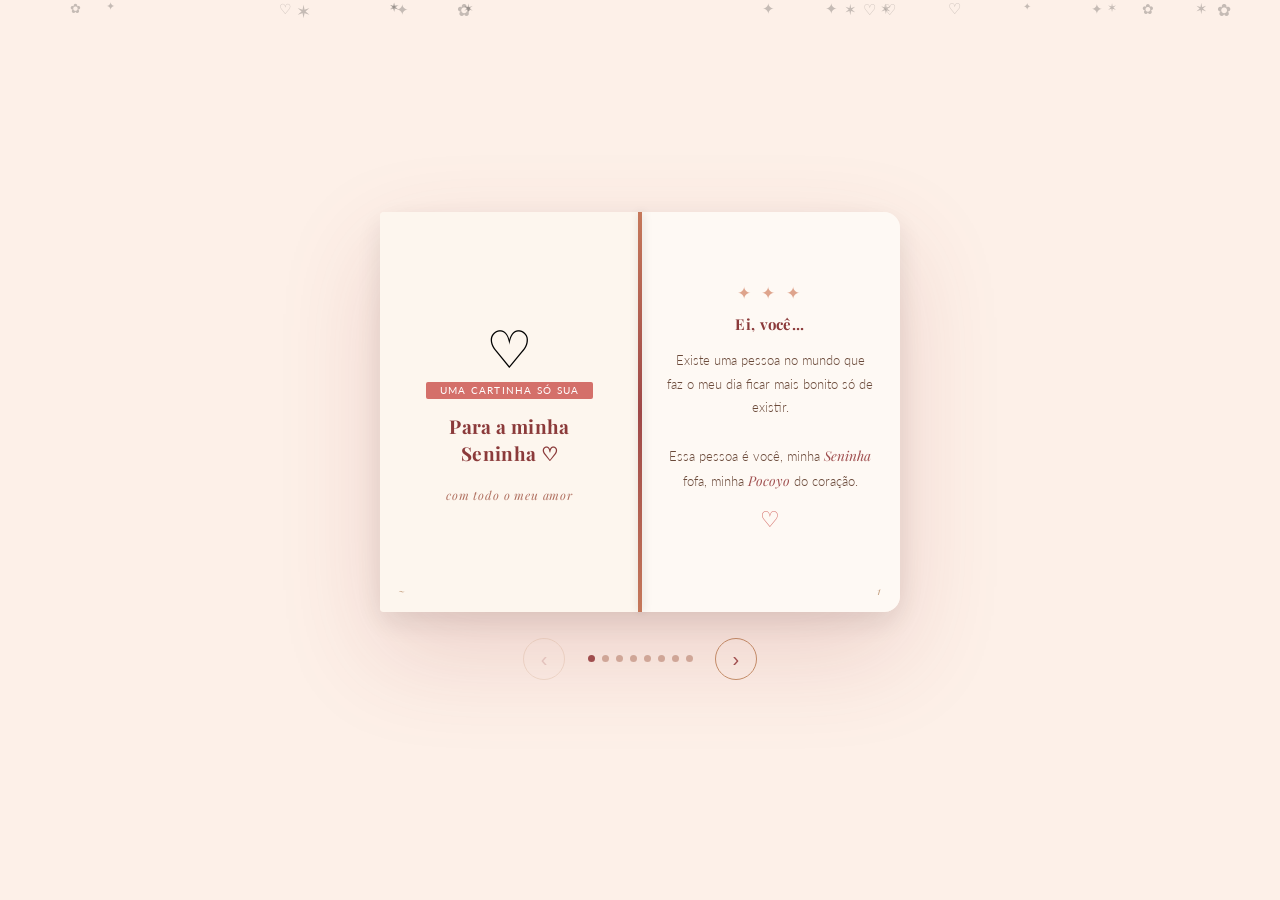
<file: index.html>
<!DOCTYPE html>
<html lang="pt-BR">
<head>
  <meta charset="UTF-8" />
  <meta name="viewport" content="width=device-width, initial-scale=1.0" />
  <title>Uma cartinha só sua ♡</title>
  <link rel="preconnect" href="https://fonts.googleapis.com" />
  <link href="https://fonts.googleapis.com/css2?family=Playfair+Display:ital,wght@0,400;0,700;1,400&family=Lato:wght@300;400&display=swap" rel="stylesheet" />
  <link rel="stylesheet" href="style.css">
</head>
<body>

<div class="petals-bg" id="petals"></div>

<div class="scene">
  <div class="book-wrapper">
    <div class="book">
      <div class="page page-left"  id="pL"></div>
      <div class="spine"></div>
      <div class="page page-right" id="pR"></div>
    </div>
  </div>

  <div class="nav">
    <button class="nav-btn" id="btnPrev" onclick="go(-1)" disabled>&#8249;</button>
    <div class="dots" id="dots"></div>
    <button class="nav-btn" id="btnNext" onclick="go(1)">&#8250;</button>
  </div>
</div>
<script src="script.js"></script>
</body>
</html>
</file>
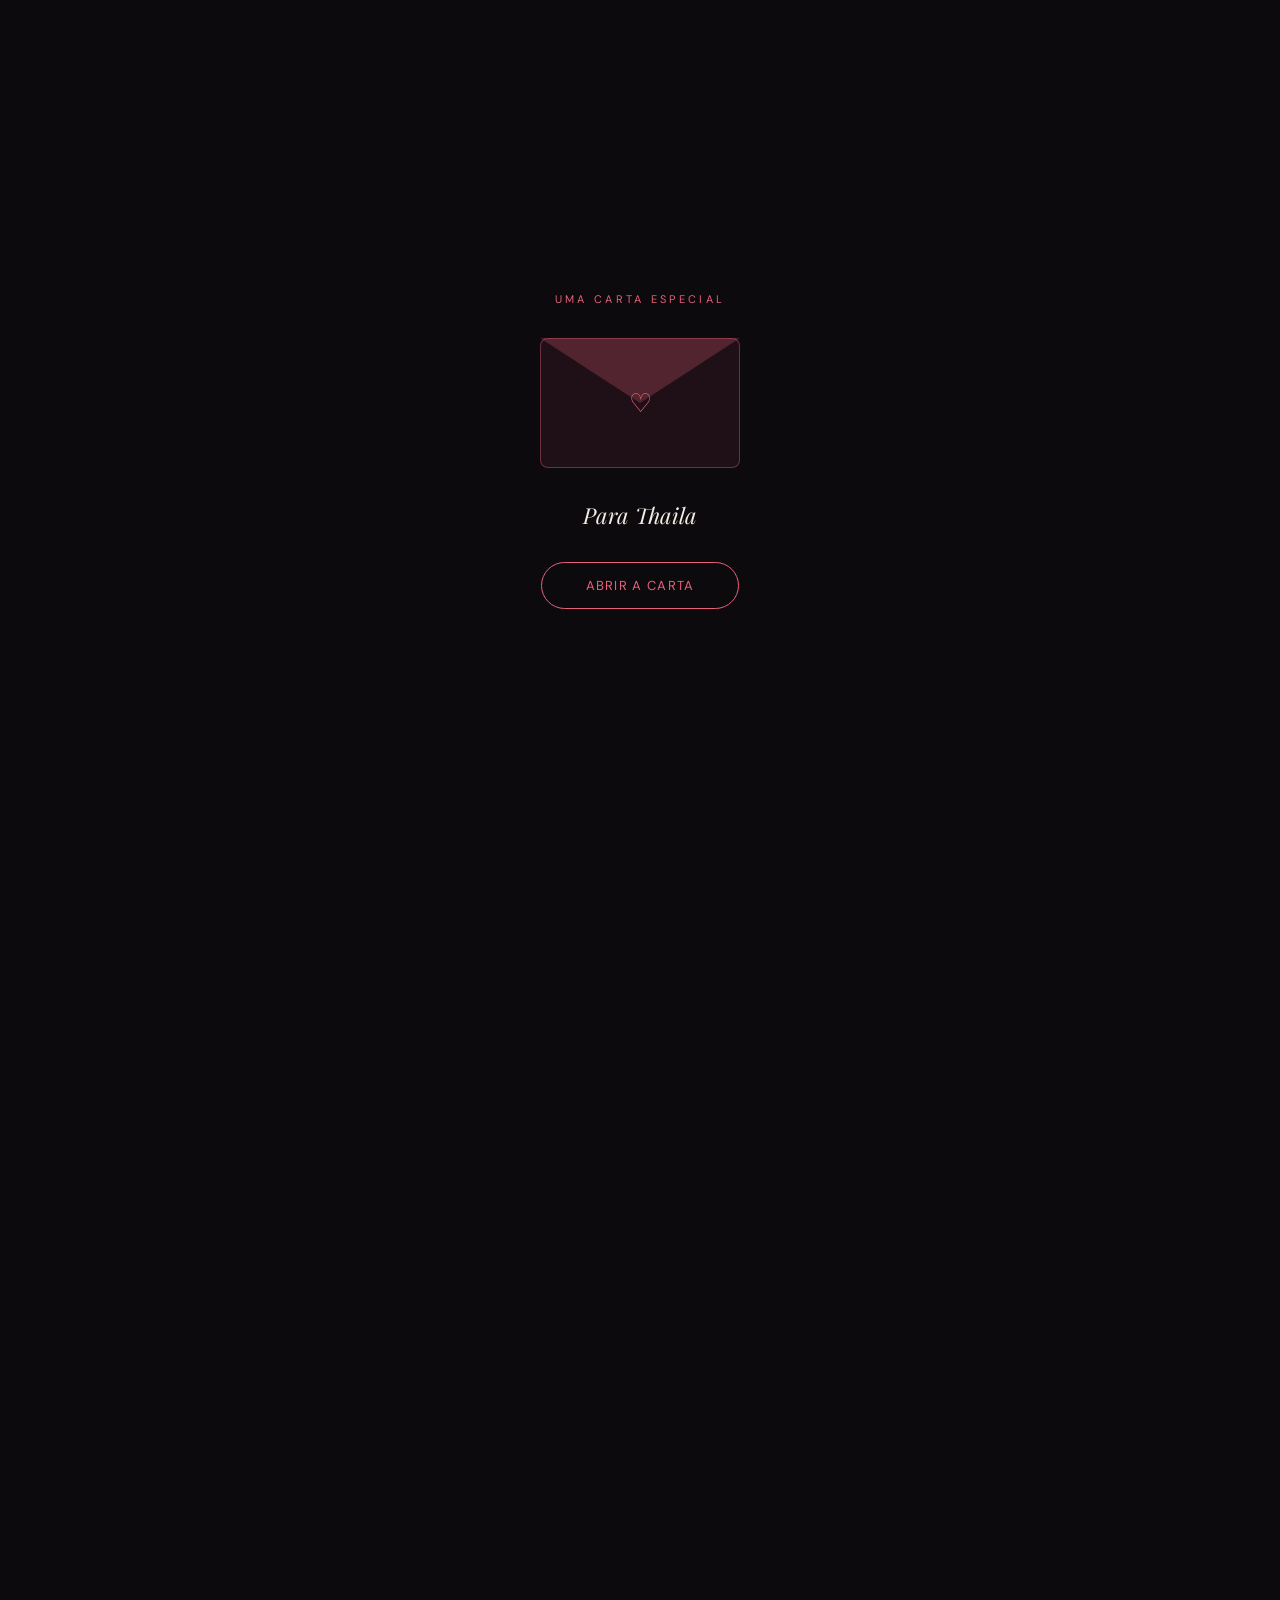
<file: carta.html>
<!DOCTYPE html>
<html lang="pt-BR">
<head>
  <meta charset="UTF-8" />
  <meta name="viewport" content="width=device-width, initial-scale=1.0" />
  <title>Uma carta pra você ♡</title>
  <link rel="preconnect" href="https://fonts.googleapis.com" />
  <link href="https://fonts.googleapis.com/css2?family=Playfair+Display:ital,wght@0,400;0,700;1,400;1,700&family=DM+Sans:wght@200;300;400&display=swap" rel="stylesheet" />
  <style>
    :root {
      --bg: #0d0a0e;
      --rose: #e8607a;
      --rose2: #f0a0b0;
      --gold: #d4a55a;
      --cream: #f5ede4;
      --muted: #8a7070;
      --card: rgba(255,255,255,0.04);
      --border: rgba(232,96,122,0.18);
    }

    *, *::before, *::after { box-sizing: border-box; margin: 0; padding: 0; }

    body {
      min-height: 100vh;
      background: var(--bg);
      font-family: 'DM Sans', sans-serif;
      overflow-x: hidden;
      color: var(--cream);
    }

    .bg-glow {
      position: fixed;
      inset: 0;
      pointer-events: none;
      z-index: 0;
    }
    .bg-glow::before {
      content: '';
      position: absolute;
      top: 30%;
      left: 50%;
      transform: translateX(-50%);
      width: 600px;
      height: 600px;
      background: radial-gradient(circle, rgba(232,96,122,0.09) 0%, transparent 70%);
      animation: pulse-bg 7s ease-in-out infinite;
    }
    @keyframes pulse-bg {
      0%, 100% { transform: translateX(-50%) scale(1); }
      50% { transform: translateX(-50%) scale(1.2); }
    }

    canvas#petals {
      position: fixed;
      inset: 0;
      z-index: 0;
      pointer-events: none;
    }

    /* ── ENVELOPE INTRO ── */
    #envelope-screen {
      position: fixed;
      inset: 0;
      z-index: 50;
      background: var(--bg);
      display: flex;
      flex-direction: column;
      align-items: center;
      justify-content: center;
      gap: 2rem;
      transition: opacity 1s ease, visibility 1s ease;
    }
    #envelope-screen.hide { opacity: 0; visibility: hidden; }

    .env-label {
      font-size: 11px;
      letter-spacing: 0.3em;
      text-transform: uppercase;
      color: var(--rose);
      opacity: 0;
      animation: fadein 1s 0.5s forwards;
    }

    .envelope {
      position: relative;
      width: 200px;
      height: 130px;
      cursor: pointer;
      opacity: 0;
      animation: fadein 1s 0.9s forwards;
    }

    .env-body {
      width: 200px;
      height: 130px;
      background: rgba(232,96,122,0.08);
      border: 1.5px solid rgba(232,96,122,0.4);
      border-radius: 8px;
      position: absolute;
      bottom: 0;
    }

    .env-flap {
      position: absolute;
      top: 0;
      left: 0;
      width: 200px;
      height: 65px;
      overflow: hidden;
      transform-origin: top center;
      transition: transform 0.6s cubic-bezier(0.4,0,0.2,1);
      z-index: 2;
    }
    .env-flap-inner {
      width: 0;
      height: 0;
      border-left: 100px solid transparent;
      border-right: 100px solid transparent;
      border-top: 65px solid rgba(232,96,122,0.25);
    }
    .envelope:hover .env-flap { transform: rotateX(-180deg); }

    .env-heart {
      position: absolute;
      top: 50%;
      left: 50%;
      transform: translate(-50%, -50%);
      font-size: 26px;
      color: var(--rose);
      animation: heartbeat 2.4s ease-in-out infinite;
      z-index: 1;
    }

    .env-to {
      font-family: 'Playfair Display', serif;
      font-style: italic;
      font-size: 22px;
      color: var(--cream);
      opacity: 0;
      animation: fadein 1s 1.3s forwards;
    }

    .env-btn {
      padding: 14px 44px;
      border: 1px solid var(--rose);
      background: transparent;
      color: var(--rose);
      border-radius: 50px;
      cursor: pointer;
      font-family: 'DM Sans', sans-serif;
      font-size: 13px;
      letter-spacing: 0.1em;
      text-transform: uppercase;
      transition: all 0.3s ease;
      opacity: 0;
      animation: fadein 1s 1.7s forwards;
    }
    .env-btn:hover {
      background: var(--rose);
      color: var(--bg);
    }

    @keyframes heartbeat {
      0%, 100% { transform: translate(-50%,-50%) scale(1); }
      15% { transform: translate(-50%,-50%) scale(1.22); }
      30% { transform: translate(-50%,-50%) scale(1); }
      45% { transform: translate(-50%,-50%) scale(1.12); }
      60% { transform: translate(-50%,-50%) scale(1); }
    }
    @keyframes fadein {
      to { opacity: 1; }
    }

    /* ── LETTER PAGE ── */
    #letter-page {
      position: relative;
      z-index: 1;
      opacity: 0;
      transform: translateY(40px);
      transition: opacity 1.2s ease, transform 1.2s ease;
      padding: 5rem 1.4rem 8rem;
      display: flex;
      flex-direction: column;
      align-items: center;
    }
    #letter-page.show { opacity: 1; transform: translateY(0); }

    /* ── DATE STAMP ── */
    .date-stamp {
      text-align: center;
      margin-bottom: 4rem;
    }
    .date-text {
      font-size: 11px;
      letter-spacing: 0.25em;
      text-transform: uppercase;
      color: rgba(245,237,228,0.3);
    }

    /* ── LETTER CONTAINER ── */
    .letter {
      max-width: 480px;
      width: 100%;
      background: var(--card);
      border: 1px solid var(--border);
      border-radius: 28px;
      padding: 3rem 2.4rem;
      position: relative;
      overflow: hidden;
      margin-bottom: 2rem;
    }
    .letter::before {
      content: '';
      position: absolute;
      top: 0; left: 0; right: 0;
      height: 2px;
      background: linear-gradient(90deg, transparent, var(--rose), var(--gold), var(--rose), transparent);
    }

    .letter-quote {
      position: absolute;
      top: 1.8rem;
      right: 2rem;
      font-family: 'Playfair Display', serif;
      font-size: 80px;
      color: var(--rose);
      opacity: 0.07;
      line-height: 1;
    }

    .letter-salutation {
      font-family: 'Playfair Display', serif;
      font-size: 22px;
      font-style: italic;
      color: var(--rose2);
      margin-bottom: 2rem;
      display: block;
    }

    .letter-para {
      font-size: 15px;
      font-weight: 200;
      line-height: 2.1;
      color: rgba(245,237,228,0.78);
      margin-bottom: 1.6rem;
    }
    .letter-para:last-of-type { margin-bottom: 0; }

    .letter-para em {
      font-family: 'Playfair Display', serif;
      font-style: italic;
      font-size: 17px;
      color: var(--rose2);
    }

    .letter-para strong {
      color: var(--cream);
      font-weight: 400;
    }

    /* animated reveal paragraphs */
    .letter-para {
      opacity: 0;
      transform: translateY(16px);
      transition: opacity 0.8s ease, transform 0.8s ease;
    }
    .letter-para.visible {
      opacity: 1;
      transform: translateY(0);
    }

    .letter-sign {
      margin-top: 2.4rem;
      padding-top: 2rem;
      border-top: 1px solid rgba(232,96,122,0.12);
      text-align: right;
    }
    .letter-sign-name {
      font-family: 'Playfair Display', serif;
      font-size: 20px;
      font-style: italic;
      color: var(--cream);
      display: block;
      margin-bottom: 0.3rem;
    }
    .letter-sign-sub {
      font-size: 12px;
      font-weight: 200;
      color: var(--rose);
      letter-spacing: 0.08em;
    }

    /* ── DIVIDER ── */
    .divider {
      display: flex;
      align-items: center;
      gap: 1rem;
      max-width: 480px;
      width: 100%;
      margin: 1rem 0 2rem;
    }
    .div-line { flex: 1; height: 1px; background: linear-gradient(90deg, transparent, rgba(232,96,122,0.25), transparent); }
    .div-dot { width: 5px; height: 5px; border-radius: 50%; background: var(--rose); opacity: 0.5; }

    /* ── PROMISES ── */
    .promises-section {
      max-width: 480px;
      width: 100%;
      margin-bottom: 2rem;
    }
    .section-eyebrow {
      font-size: 10px;
      letter-spacing: 0.3em;
      text-transform: uppercase;
      color: var(--rose);
      margin-bottom: 1.5rem;
      display: block;
      opacity: 0.7;
    }
    .promise-list {
      display: flex;
      flex-direction: column;
      gap: 0.8rem;
    }
    .promise-item {
      display: flex;
      align-items: flex-start;
      gap: 1rem;
      padding: 1.2rem 1.6rem;
      background: var(--card);
      border: 1px solid var(--border);
      border-radius: 14px;
      transition: border-color 0.3s;
      opacity: 0;
      transform: translateX(-16px);
      transition: opacity 0.6s ease, transform 0.6s ease, border-color 0.3s;
    }
    .promise-item.visible {
      opacity: 1;
      transform: translateX(0);
    }
    .promise-item:hover { border-color: rgba(232,96,122,0.35); }
    .promise-emoji { font-size: 18px; flex-shrink: 0; margin-top: 2px; }
    .promise-text {
      font-size: 14px;
      font-weight: 200;
      line-height: 1.7;
      color: rgba(245,237,228,0.7);
    }
    .promise-text strong {
      color: var(--cream);
      font-weight: 400;
    }

    /* ── CLOSING ── */
    .closing {
      max-width: 480px;
      width: 100%;
      text-align: center;
      padding: 3rem 2rem;
      background: linear-gradient(135deg, rgba(232,96,122,0.07), rgba(212,165,90,0.04));
      border: 1px solid rgba(232,96,122,0.2);
      border-radius: 28px;
      position: relative;
      overflow: hidden;
    }
    .closing::before {
      content: '';
      position: absolute;
      top: 0; left: 0; right: 0;
      height: 2px;
      background: linear-gradient(90deg, transparent, var(--gold), var(--rose), var(--gold), transparent);
    }
    .closing-heart {
      font-size: 36px;
      display: block;
      margin-bottom: 1.2rem;
      animation: heartbeat 2.4s ease-in-out infinite;
      color: var(--rose);
    }
    .closing-title {
      font-family: 'Playfair Display', serif;
      font-size: 28px;
      font-style: italic;
      font-weight: 400;
      color: var(--cream);
      margin-bottom: 1rem;
      line-height: 1.3;
    }
    .closing-sub {
      font-size: 13px;
      font-weight: 200;
      color: rgba(245,237,228,0.45);
      line-height: 2;
      margin-bottom: 2rem;
    }

    .back-link {
      display: inline-block;
      font-size: 12px;
      letter-spacing: 0.1em;
      text-transform: uppercase;
      color: var(--muted);
      text-decoration: none;
      border: 1px solid rgba(138,112,112,0.3);
      padding: 10px 24px;
      border-radius: 30px;
      transition: all 0.3s;
    }
    .back-link:hover { color: var(--rose); border-color: rgba(232,96,122,0.4); }
  </style>
</head>
<body>

<div class="bg-glow"></div>
<canvas id="petals"></canvas>

<!-- ENVELOPE SCREEN -->
<div id="envelope-screen">
  <span class="env-label">uma carta especial</span>
  <div class="envelope" onclick="openLetter()">
    <div class="env-flap"><div class="env-flap-inner"></div></div>
    <div class="env-body"></div>
    <span class="env-heart">♡</span>
  </div>
  <span class="env-to">Para Thaila</span>
  <button class="env-btn" onclick="openLetter()">Abrir a carta</button>
</div>

<!-- LETTER PAGE -->
<div id="letter-page">

  <div class="date-stamp">
    <span class="date-text" id="dateStamp"></span>
  </div>

  <div class="letter">
    <span class="letter-quote">❝</span>

    <span class="letter-salutation">Minha Preta,</span>

    <p class="letter-para">
      Eu sei que às vezes é mais fácil não falar. Guardar. Achar que você já sabe, que não precisa ouvir de novo. Mas eu quero te dizer, de propósito, com calma, do jeito certo que eu te amo.
    </p>

    <p class="letter-para">
      Não é só uma palavra que eu digo porque é o que se diz. É uma escolha que eu faço todo dia. <em>Te escolho quando estou bem. Te escolho quando tô perdido. Te escolho mesmo quando eu não sei expressar direito o que sinto.</em>
    </p>

    <p class="letter-para">
      Você me conhece de um jeito que assusta às vezes. Sabe quando eu to bem antes de eu falar. Sabe quando eu to mentindo pra mim mesmo. E mesmo assim, fica. <strong>Isso não é pouca coisa. Isso é tudo.</strong>
    </p>

    <p class="letter-para">
      Eu quero crescer com você. Não só crescer perto, mas crescer junto do mesmo lado, olhando pro mesmo lugar, construindo uma vida que faça sentido pra nós dois.
    </p>

    <p class="letter-para">
      Quero que você saiba que eu levo a gente a sério. Que Deus tá no centro disso aqui. Que cada dia eu quero ser mais digno do amor que você me dá.
    </p>

    <p class="letter-para">
      <em>Seninha, Amor, Minha Preta</em> não importa como eu te chame, o que não muda é o que sinto. E o que sinto é que você é a melhor parte da minha vida.
    </p>

    <div class="letter-sign">
      <span class="letter-sign-name">com todo o amor que tenho</span>
      <span class="letter-sign-sub">sempre seu ♡</span>
    </div>
  </div>

  <div class="divider">
    <div class="div-line"></div>
    <div class="div-dot"></div>
    <div class="div-line"></div>
  </div>

  <!-- PROMISES -->
  <div class="promises-section">
    <span class="section-eyebrow">o que prometo a você</span>
    <div class="promise-list">
      <div class="promise-item">
        <span class="promise-emoji">🤲</span>
        <p class="promise-text"><strong>Colocar Deus no centro</strong> — de mim, da gente, de tudo que a gente for construir.</p>
      </div>
      <div class="promise-item">
        <span class="promise-emoji">💬</span>
        <p class="promise-text"><strong>Conversar de verdade</strong> — dizer o que sinto mesmo quando for difícil, sem guardar.</p>
      </div>
      <div class="promise-item">
        <span class="promise-emoji">🌱</span>
        <p class="promise-text"><strong>Crescer todo dia</strong> — por mim primeiro, e porque você merece alguém que evolui.</p>
      </div>
      <div class="promise-item">
        <span class="promise-emoji">🛡️</span>
        <p class="promise-text"><strong>Te respeitar sempre</strong> — nos momentos bons, nos difíceis, na frente de todo mundo.</p>
      </div>
      <div class="promise-item">
        <span class="promise-emoji">✋</span>
        <p class="promise-text"><strong>Reconhecer quando errar</strong> — sem orgulho maior do que o amor que tenho por você.</p>
      </div>
      <div class="promise-item">
        <span class="promise-emoji">🏡</span>
        <p class="promise-text"><strong>Construir um futuro</strong> — que a gente possa olhar pra trás e dizer: valeu cada detalhe.</p>
      </div>
    </div>
  </div>

  <div class="divider">
    <div class="div-line"></div>
    <div class="div-dot"></div>
    <div class="div-line"></div>
  </div>

  <!-- CLOSING -->
  <div class="closing">
    <span class="closing-heart">♡</span>
    <p class="closing-title">Você é o amor<br>da minha vida</p>
    <p class="closing-sub">E eu vou fazer questão de que você<br>nunca precise duvidar disso.</p>
  </div>

  <br><br>
  <a href="surpresa.html" class="back-link">← voltar</a>

</div>

<script>
  // DATE
  const d = new Date();
  const months = ['janeiro','fevereiro','março','abril','maio','junho','julho','agosto','setembro','outubro','novembro','dezembro'];
  document.getElementById('dateStamp').textContent = `${d.getDate()} de ${months[d.getMonth()]} de ${d.getFullYear()}`;

  // PETALS CANVAS
  const canvas = document.getElementById('petals');
  const ctx = canvas.getContext('2d');
  let W, H, petals = [];

  function resize() { W = canvas.width = window.innerWidth; H = canvas.height = window.innerHeight; }

  function mkPetal() {
    return {
      x: Math.random() * W, y: -20,
      r: 2.5 + Math.random() * 4,
      speed: 0.3 + Math.random() * 0.7,
      drift: (Math.random() - 0.5) * 0.5,
      opacity: 0.08 + Math.random() * 0.18,
      angle: Math.random() * Math.PI * 2,
      spin: (Math.random() - 0.5) * 0.015,
      hue: Math.random() > 0.5 ? '#e8607a' : '#d4a55a',
    };
  }

  function drawPetals() {
    ctx.clearRect(0, 0, W, H);
    if (petals.length < 22) petals.push(mkPetal());
    petals.forEach((p, i) => {
      p.y += p.speed; p.x += p.drift; p.angle += p.spin;
      if (p.y > H + 20) petals.splice(i, 1);
      ctx.save();
      ctx.translate(p.x, p.y);
      ctx.rotate(p.angle);
      ctx.globalAlpha = p.opacity;
      ctx.fillStyle = p.hue;
      ctx.beginPath();
      ctx.ellipse(0, 0, p.r, p.r * 1.7, 0, 0, Math.PI * 2);
      ctx.fill();
      ctx.restore();
    });
    requestAnimationFrame(drawPetals);
  }

  resize(); drawPetals();
  window.addEventListener('resize', resize);

  // OPEN LETTER
  function openLetter() {
    document.getElementById('envelope-screen').classList.add('hide');
    setTimeout(() => {
      document.getElementById('letter-page').classList.add('show');
      observeElements();
    }, 700);
  }

  // SCROLL REVEAL
  function observeElements() {
    const els = document.querySelectorAll('.letter-para, .promise-item');
    const observer = new IntersectionObserver((entries) => {
      entries.forEach((e, idx) => {
        if (e.isIntersecting) {
          setTimeout(() => e.target.classList.add('visible'), idx * 80);
          observer.unobserve(e.target);
        }
      });
    }, { threshold: 0.1 });
    els.forEach(el => observer.observe(el));

    // trigger visible ones already in viewport
    setTimeout(() => {
      els.forEach(el => {
        const rect = el.getBoundingClientRect();
        if (rect.top < window.innerHeight) el.classList.add('visible');
      });
    }, 300);
  }
</script>

</body>
</html>
</file>
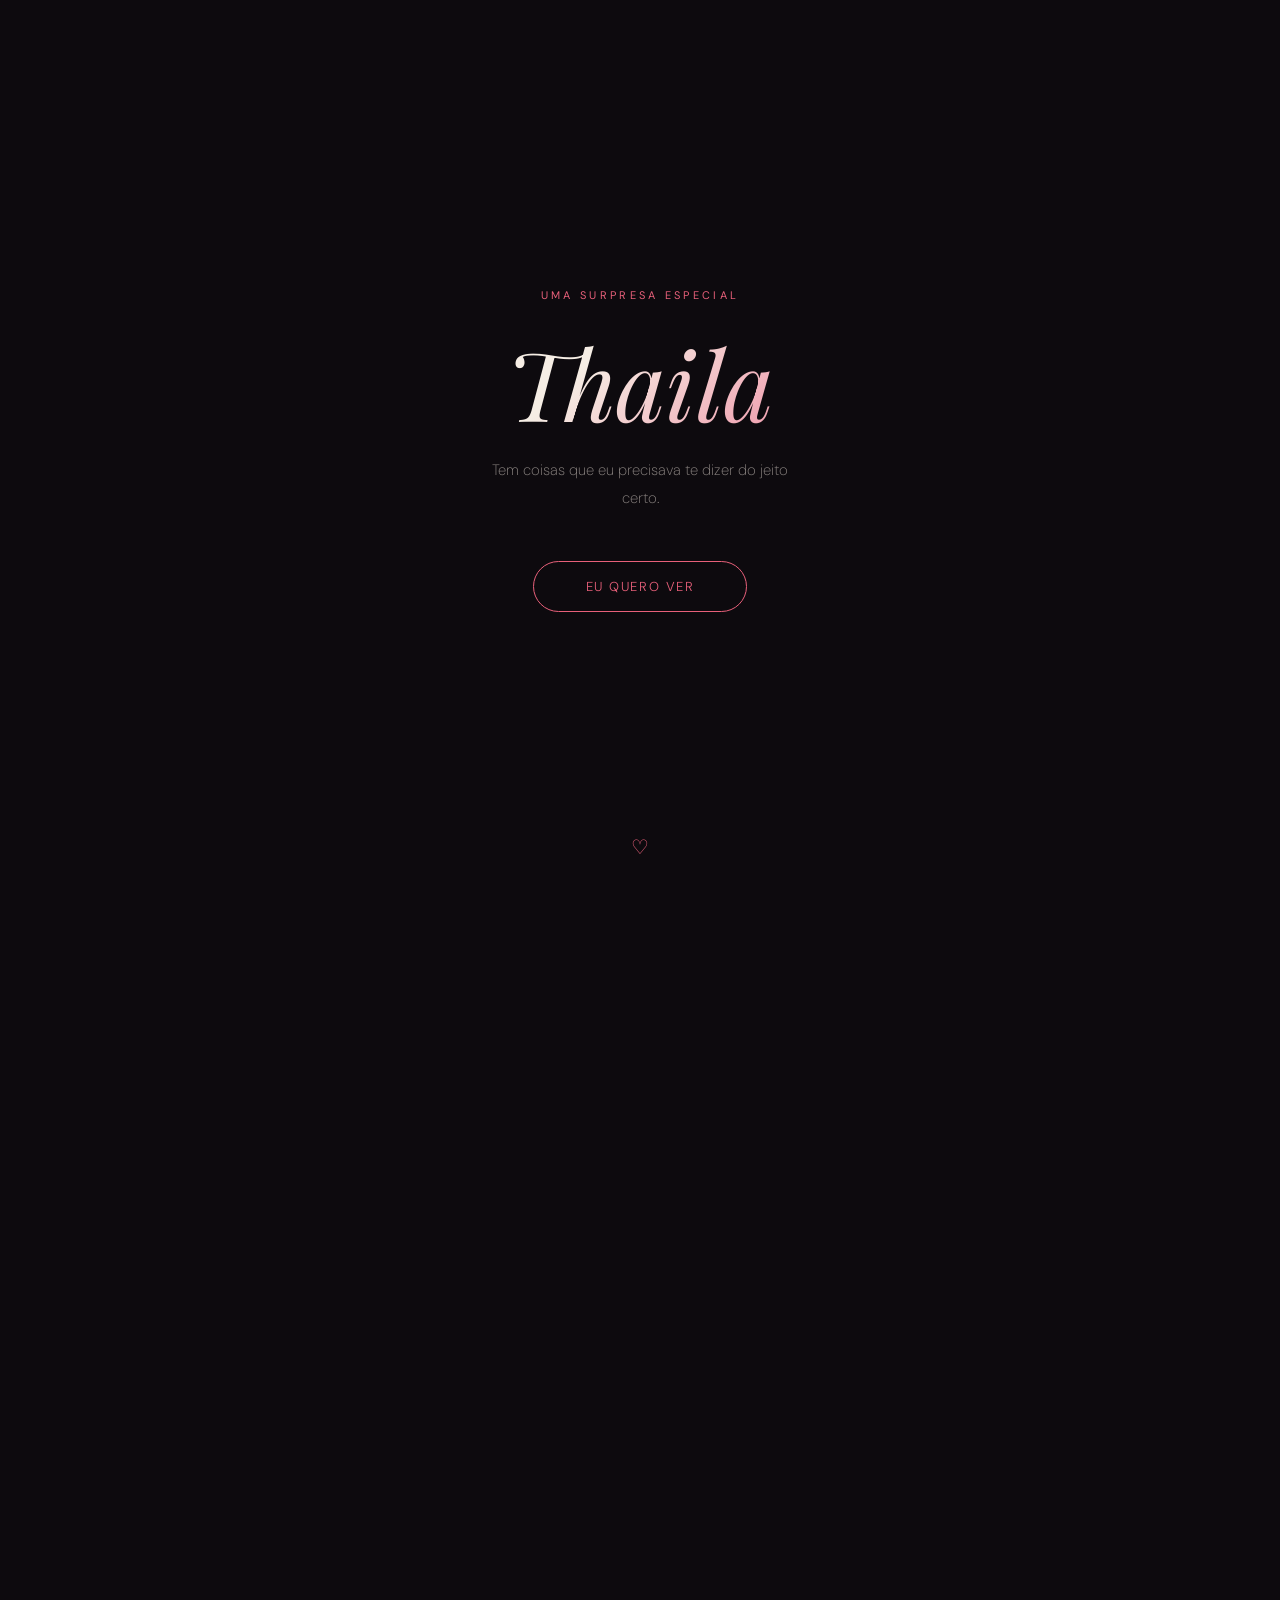
<file: surpresa.html>
<!DOCTYPE html>
<html lang="pt-BR">
<head>
  <meta charset="UTF-8" />
  <meta name="viewport" content="width=device-width, initial-scale=1.0" />
  <title>Só pra você ♡</title>
  <link rel="preconnect" href="https://fonts.googleapis.com" />
  <link href="https://fonts.googleapis.com/css2?family=Playfair+Display:ital,wght@0,400;0,700;1,400;1,700&family=DM+Sans:wght@200;300;400&display=swap" rel="stylesheet" />
  <style>
    :root {
      --bg: #0d0a0e;
      --rose: #e8607a;
      --rose2: #f0a0b0;
      --gold: #d4a55a;
      --cream: #f5ede4;
      --muted: #8a7070;
      --card: rgba(255,255,255,0.04);
      --border: rgba(232,96,122,0.18);
    }

    *, *::before, *::after { box-sizing: border-box; margin: 0; padding: 0; }

    body {
      min-height: 100vh;
      background: var(--bg);
      font-family: 'DM Sans', sans-serif;
      overflow-x: hidden;
      color: var(--cream);
    }

    /* ── BACKGROUND ── */
    .bg-glow {
      position: fixed;
      inset: 0;
      pointer-events: none;
      z-index: 0;
      overflow: hidden;
    }
    .bg-glow::before {
      content: '';
      position: absolute;
      top: -20%;
      left: 50%;
      transform: translateX(-50%);
      width: 700px;
      height: 700px;
      background: radial-gradient(circle, rgba(232,96,122,0.12) 0%, transparent 70%);
      animation: pulse-bg 6s ease-in-out infinite;
    }
    .bg-glow::after {
      content: '';
      position: absolute;
      bottom: -10%;
      right: -10%;
      width: 500px;
      height: 500px;
      background: radial-gradient(circle, rgba(212,165,90,0.07) 0%, transparent 70%);
    }
    @keyframes pulse-bg {
      0%, 100% { transform: translateX(-50%) scale(1); opacity: 1; }
      50% { transform: translateX(-50%) scale(1.15); opacity: 0.7; }
    }

    canvas#stars {
      position: fixed;
      inset: 0;
      z-index: 0;
      pointer-events: none;
    }

    /* ── INTRO SCREEN ── */
    #intro {
      position: fixed;
      inset: 0;
      z-index: 50;
      display: flex;
      flex-direction: column;
      align-items: center;
      justify-content: center;
      text-align: center;
      padding: 2rem;
      background: var(--bg);
      transition: opacity 1.2s ease, visibility 1.2s ease;
    }
    #intro.hide { opacity: 0; visibility: hidden; }

    .intro-eyebrow {
      font-size: 11px;
      letter-spacing: 0.3em;
      text-transform: uppercase;
      color: var(--rose);
      margin-bottom: 2rem;
      opacity: 0;
      animation: fadein 1s 0.5s forwards;
    }

    .intro-name {
      font-family: 'Playfair Display', serif;
      font-size: clamp(52px, 14vw, 96px);
      font-style: italic;
      font-weight: 400;
      color: var(--cream);
      line-height: 1;
      margin-bottom: 1.6rem;
      opacity: 0;
      animation: fadein 1s 0.9s forwards;
      background: linear-gradient(135deg, var(--cream) 30%, var(--rose2) 100%);
      -webkit-background-clip: text;
      -webkit-text-fill-color: transparent;
      background-clip: text;
    }

    .intro-subtitle {
      font-size: 15px;
      font-weight: 200;
      line-height: 1.9;
      color: rgba(245,237,228,0.55);
      max-width: 300px;
      margin-bottom: 3rem;
      opacity: 0;
      animation: fadein 1s 1.3s forwards;
    }

    .intro-btn {
      position: relative;
      padding: 16px 52px;
      background: transparent;
      border: 1px solid var(--rose);
      color: var(--rose);
      border-radius: 60px;
      cursor: pointer;
      font-family: 'DM Sans', sans-serif;
      font-size: 13px;
      font-weight: 300;
      letter-spacing: 0.12em;
      text-transform: uppercase;
      transition: all 0.4s ease;
      overflow: hidden;
      opacity: 0;
      animation: fadein 1s 1.7s forwards;
    }
    .intro-btn::before {
      content: '';
      position: absolute;
      inset: 0;
      background: var(--rose);
      transform: scaleX(0);
      transform-origin: left;
      transition: transform 0.4s ease;
      z-index: -1;
    }
    .intro-btn:hover::before { transform: scaleX(1); }
    .intro-btn:hover { color: var(--bg); }

    .intro-heart {
      position: absolute;
      bottom: 2.5rem;
      left: 50%;
      transform: translateX(-50%);
      font-size: 20px;
      animation: heartbeat 2.4s ease-in-out infinite, fadein 1s 2s forwards;
      opacity: 0;
      color: var(--rose);
    }
    @keyframes heartbeat {
      0%, 100% { transform: translateX(-50%) scale(1); }
      15% { transform: translateX(-50%) scale(1.22); }
      30% { transform: translateX(-50%) scale(1); }
      45% { transform: translateX(-50%) scale(1.12); }
      60% { transform: translateX(-50%) scale(1); }
    }
    @keyframes fadein {
      to { opacity: 1; }
    }

    /* ── MAIN CONTENT ── */
    #main {
      position: relative;
      z-index: 1;
      opacity: 0;
      transform: translateY(40px);
      transition: opacity 1.2s ease, transform 1.2s ease;
      padding: 5rem 1.4rem 8rem;
      display: flex;
      flex-direction: column;
      align-items: center;
    }
    #main.show { opacity: 1; transform: translateY(0); }

    /* ── HEADER ── */
    .main-header {
      text-align: center;
      margin-bottom: 5rem;
      max-width: 500px;
    }
    .eyebrow {
      font-size: 10px;
      letter-spacing: 0.3em;
      text-transform: uppercase;
      color: var(--rose);
      margin-bottom: 1rem;
      display: block;
    }
    .main-title {
      font-family: 'Playfair Display', serif;
      font-size: clamp(36px, 10vw, 64px);
      font-weight: 400;
      font-style: italic;
      line-height: 1.15;
      color: var(--cream);
      margin-bottom: 1.4rem;
    }
    .main-title span { color: var(--rose); }
    .main-desc {
      font-size: 14px;
      font-weight: 200;
      line-height: 2;
      color: rgba(245,237,228,0.5);
    }

    /* ── REVEAL CARDS ── */
    .reveal-section {
      max-width: 480px;
      width: 100%;
      margin-bottom: 3rem;
    }
    .reveal-section-label {
      font-size: 10px;
      letter-spacing: 0.25em;
      text-transform: uppercase;
      color: var(--rose);
      margin-bottom: 1.5rem;
      display: block;
      opacity: 0.7;
    }

    .reveal-card {
      background: var(--card);
      border: 1px solid var(--border);
      border-radius: 20px;
      margin-bottom: 1rem;
      overflow: hidden;
      cursor: pointer;
      transition: border-color 0.3s;
    }
    .reveal-card:hover { border-color: rgba(232,96,122,0.4); }
    .reveal-card.open { border-color: rgba(232,96,122,0.35); }

    .reveal-header {
      display: flex;
      align-items: center;
      justify-content: space-between;
      padding: 1.5rem 1.8rem;
      user-select: none;
    }
    .reveal-header-left {
      display: flex;
      align-items: center;
      gap: 1rem;
    }
    .reveal-icon {
      width: 38px;
      height: 38px;
      border-radius: 50%;
      background: rgba(232,96,122,0.1);
      border: 1px solid rgba(232,96,122,0.2);
      display: flex;
      align-items: center;
      justify-content: center;
      font-size: 16px;
      flex-shrink: 0;
    }
    .reveal-title {
      font-family: 'Playfair Display', serif;
      font-size: 18px;
      font-weight: 400;
      color: var(--cream);
    }
    .reveal-arrow {
      color: var(--rose);
      font-size: 18px;
      transition: transform 0.4s ease;
      line-height: 1;
    }
    .reveal-card.open .reveal-arrow { transform: rotate(180deg); }

    .reveal-body {
      max-height: 0;
      overflow: hidden;
      transition: max-height 0.6s cubic-bezier(0.4,0,0.2,1);
    }
    .reveal-card.open .reveal-body { max-height: 600px; }

    .reveal-inner {
      padding: 0 1.8rem 1.8rem;
      font-size: 14.5px;
      font-weight: 200;
      line-height: 2;
      color: rgba(245,237,228,0.7);
      border-top: 1px solid rgba(232,96,122,0.1);
      padding-top: 1.4rem;
    }
    .reveal-inner em {
      font-family: 'Playfair Display', serif;
      font-style: italic;
      font-size: 16px;
      color: var(--rose2);
    }

    /* ── DIVIDER ── */
    .divider {
      display: flex;
      align-items: center;
      gap: 1rem;
      max-width: 480px;
      width: 100%;
      margin: 1rem 0 3rem;
    }
    .div-line { flex: 1; height: 1px; background: linear-gradient(90deg, transparent, rgba(232,96,122,0.25), transparent); }
    .div-dot { width: 5px; height: 5px; border-radius: 50%; background: var(--rose); opacity: 0.5; }

    /* ── NAMES STRIP ── */
    .names-strip {
      max-width: 480px;
      width: 100%;
      margin-bottom: 3rem;
    }
    .names-label {
      font-size: 10px;
      letter-spacing: 0.25em;
      text-transform: uppercase;
      color: var(--rose);
      margin-bottom: 1.5rem;
      display: block;
      opacity: 0.7;
    }
    .names-grid {
      display: flex;
      gap: 0.8rem;
      flex-wrap: wrap;
    }
    .name-pill {
      padding: 10px 22px;
      border: 1px solid var(--border);
      border-radius: 40px;
      font-family: 'Playfair Display', serif;
      font-style: italic;
      font-size: 16px;
      color: var(--cream);
      background: var(--card);
      transition: all 0.3s ease;
      cursor: default;
    }
    .name-pill:hover {
      background: rgba(232,96,122,0.08);
      border-color: rgba(232,96,122,0.4);
      color: var(--rose2);
    }
    .name-pill.special {
      background: rgba(232,96,122,0.06);
      border-color: rgba(232,96,122,0.3);
      color: var(--rose2);
    }

    /* ── CTA TO NEXT PAGE ── */
    .cta-block {
      max-width: 480px;
      width: 100%;
      text-align: center;
      margin-bottom: 2rem;
      padding: 3rem 2rem;
      background: var(--card);
      border: 1px solid var(--border);
      border-radius: 24px;
      position: relative;
      overflow: hidden;
    }
    .cta-block::before {
      content: '';
      position: absolute;
      top: 0; left: 0; right: 0;
      height: 2px;
      background: linear-gradient(90deg, transparent, var(--rose), var(--gold), var(--rose), transparent);
    }
    .cta-label {
      font-size: 10px;
      letter-spacing: 0.3em;
      text-transform: uppercase;
      color: var(--rose);
      display: block;
      margin-bottom: 1.2rem;
      opacity: 0.8;
    }
    .cta-text {
      font-family: 'Playfair Display', serif;
      font-size: 26px;
      font-style: italic;
      color: var(--cream);
      line-height: 1.4;
      margin-bottom: 0.8rem;
    }
    .cta-sub {
      font-size: 13px;
      font-weight: 200;
      color: rgba(245,237,228,0.4);
      margin-bottom: 2rem;
      line-height: 1.8;
    }
    .cta-btn {
      display: inline-block;
      padding: 15px 48px;
      background: var(--rose);
      color: var(--bg);
      border-radius: 50px;
      font-size: 13px;
      font-weight: 400;
      letter-spacing: 0.1em;
      text-transform: uppercase;
      text-decoration: none;
      transition: all 0.3s ease;
      font-family: 'DM Sans', sans-serif;
    }
    .cta-btn:hover {
      background: var(--rose2);
      transform: translateY(-2px);
      box-shadow: 0 12px 40px rgba(232,96,122,0.3);
    }
    .cta-heart {
      display: block;
      font-size: 28px;
      margin-bottom: 1.5rem;
      color: var(--rose);
      animation: heartbeat 2.4s ease-in-out infinite;
    }
  </style>
</head>
<body>

<div class="bg-glow"></div>
<canvas id="stars"></canvas>

<!-- INTRO -->
<div id="intro">
  <span class="intro-eyebrow">uma surpresa especial</span>
  <h1 class="intro-name">Thaila</h1>
  <p class="intro-subtitle">Tem coisas que eu precisava te dizer do jeito certo.</p>
  <button class="intro-btn" onclick="reveal()">Eu quero ver</button>
  <span class="intro-heart">♡</span>
</div>

<!-- MAIN -->
<div id="main">

  <div class="main-header">
    <span class="eyebrow">para a minha</span>
    <h1 class="main-title">Minha Preta,<br><span>meu amor</span></h1>
    <p class="main-desc">Às vezes as palavras que mais importam<br>são as mais difíceis de dizer em voz alta.<br>Por isso eu escrevi.</p>
  </div>

  <!-- NAMES -->
  <div class="names-strip">
    <span class="names-label">como eu te chamo</span>
    <div class="names-grid">
      <div class="name-pill special">Thaila</div>
      <div class="name-pill">Seninha</div>
      <div class="name-pill">Amor</div>
      <div class="name-pill special">Minha Preta</div>
    </div>
  </div>

  <div class="divider">
    <div class="div-line"></div>
    <div class="div-dot"></div>
    <div class="div-line"></div>
  </div>

  <!-- REVEAL CARDS -->
  <div class="reveal-section">
    <span class="reveal-section-label">o que sinto por você</span>

    <div class="reveal-card" onclick="toggle(this)">
      <div class="reveal-header">
        <div class="reveal-header-left">
          <div class="reveal-icon">🌙</div>
          <span class="reveal-title">Nos meus melhores momentos</span>
        </div>
        <span class="reveal-arrow">↓</span>
      </div>
      <div class="reveal-body">
        <div class="reveal-inner">
          Você é a primeira coisa que vem na minha cabeça quando eu acordo. Não porque eu tenha que pensar em você, mas porque <em>você já está lá</em>, naturalmente, como se fizesse parte de quem eu sou.
        </div>
      </div>
    </div>

    <div class="reveal-card" onclick="toggle(this)">
      <div class="reveal-header">
        <div class="reveal-header-left">
          <div class="reveal-icon">🌧️</div>
          <span class="reveal-title">Nos meus piores dias</span>
        </div>
        <span class="reveal-arrow">↓</span>
      </div>
      <div class="reveal-body">
        <div class="reveal-inner">
          Quando tudo fica pesado, quando o dia não vai, quando eu não sei muito bem o que eu to sentindo, você ainda é quem eu quero por perto. <em>Esse negócio que a gente tem é diferente.</em>
        </div>
      </div>
    </div>

    <div class="reveal-card" onclick="toggle(this)">
      <div class="reveal-header">
        <div class="reveal-header-left">
          <div class="reveal-icon">🌱</div>
          <span class="reveal-title">Quem eu to me tornando</span>
        </div>
        <span class="reveal-arrow">↓</span>
      </div>
      <div class="reveal-body">
        <div class="reveal-inner">
          Você me faz querer ser melhor. Não por pressão, não por cobrança mas porque quando eu to do seu lado, eu consigo enxergar quem eu quero ser. <em>E eu quero ser digno de você.</em>
        </div>
      </div>
    </div>

    <div class="reveal-card" onclick="toggle(this)">
      <div class="reveal-header">
        <div class="reveal-header-left">
          <div class="reveal-icon">🔥</div>
          <span class="reveal-title">O que não vai mudar</span>
        </div>
        <span class="reveal-arrow">↓</span>
      </div>
      <div class="reveal-body">
        <div class="reveal-inner">
          Independente de qualquer coisa, do que vier, do que passar o que eu sinto por você não tem prazo de validade. <em>Minha Preta, você é o amor da minha vida.</em>
        </div>
      </div>
    </div>

  </div>

  <div class="divider">
    <div class="div-line"></div>
    <div class="div-dot"></div>
    <div class="div-line"></div>
  </div>

  <!-- CTA TO LETTER -->
  <div class="cta-block">
    <span class="cta-heart">♡</span>
    <span class="cta-label">tem mais</span>
    <p class="cta-text">Escrevi uma carta<br>só pra você ler</p>
    <p class="cta-sub">Do jeito que sempre quis falar.<br>Com tudo que sinto.</p>
    <a href="carta.html" class="cta-btn">Ler a carta →</a>
  </div>

</div>

<script>
  // STARS
  const canvas = document.getElementById('stars');
  const ctx = canvas.getContext('2d');
  let W, H, particles = [];

  function resize() {
    W = canvas.width = window.innerWidth;
    H = canvas.height = window.innerHeight;
  }

  function mkParticle() {
    return {
      x: Math.random() * W,
      y: Math.random() * H,
      r: 0.5 + Math.random() * 1.5,
      opacity: 0.1 + Math.random() * 0.3,
      speed: 0.05 + Math.random() * 0.15,
      drift: (Math.random() - 0.5) * 0.1,
      twinkle: Math.random() * Math.PI * 2,
      twinkleSpeed: 0.01 + Math.random() * 0.02,
    };
  }

  function init() {
    particles = Array.from({ length: 80 }, mkParticle);
  }

  function draw() {
    ctx.clearRect(0, 0, W, H);
    particles.forEach(p => {
      p.y -= p.speed;
      p.x += p.drift;
      p.twinkle += p.twinkleSpeed;
      const alpha = p.opacity * (0.6 + 0.4 * Math.sin(p.twinkle));
      if (p.y < -10) { p.y = H + 10; p.x = Math.random() * W; }
      ctx.beginPath();
      ctx.arc(p.x, p.y, p.r, 0, Math.PI * 2);
      ctx.fillStyle = `rgba(245,237,228,${alpha})`;
      ctx.fill();
    });
    requestAnimationFrame(draw);
  }

  resize(); init(); draw();
  window.addEventListener('resize', () => { resize(); init(); });

  // REVEAL
  function reveal() {
    document.getElementById('intro').classList.add('hide');
    setTimeout(() => {
      document.getElementById('main').classList.add('show');
    }, 600);
  }

  // TOGGLE
  function toggle(card) {
    const isOpen = card.classList.contains('open');
    document.querySelectorAll('.reveal-card.open').forEach(c => c.classList.remove('open'));
    if (!isOpen) card.classList.add('open');
  }
</script>

</body>
</html>
</file>
<file: style.css>
*, *::before, *::after { box-sizing: border-box; margin: 0; padding: 0; }

    body {
      min-height: 100vh;
      display: flex;
      align-items: center;
      justify-content: center;
      background: #fdf0e8;
      font-family: 'Lato', sans-serif;
      overflow: hidden;
    }

    .petals-bg {
      position: fixed;
      inset: 0;
      pointer-events: none;
      overflow: hidden;
      z-index: 0;
    }

    .petal {
      position: absolute;
      opacity: 0.22;
      animation: fall linear infinite;
      user-select: none;
    }

    @keyframes fall {
      0%   { transform: translateY(-30px) rotate(0deg);   opacity: 0.22; }
      100% { transform: translateY(110vh) rotate(400deg); opacity: 0; }
    }

    .scene {
      position: relative;
      z-index: 1;
      display: flex;
      flex-direction: column;
      align-items: center;
      padding: 2rem 1rem 2.5rem;
      width: 100%;
    }

    .book-wrapper {
      width: 100%;
      max-width: 520px;
    }

    .book {
      display: grid;
      grid-template-columns: 1fr 1fr;
      position: relative;
      border-radius: 4px 16px 16px 4px;
      box-shadow:
        0 40px 100px rgba(160, 60, 60, 0.18),
        0 10px 30px rgba(0,0,0,0.10);
      min-height: 400px;
    }

    .spine {
      position: absolute;
      left: 50%;
      top: 0; bottom: 0;
      width: 4px;
      background: linear-gradient(to bottom, #c5785a, #9e4848, #c5785a);
      transform: translateX(-50%);
      z-index: 10;
      box-shadow: 1px 0 10px rgba(0,0,0,0.14);
    }

    .page {
      padding: 2.2rem 1.6rem;
      display: flex;
      flex-direction: column;
      justify-content: center;
      align-items: center;
      text-align: center;
      position: relative;
      min-height: 400px;
      overflow: hidden;
    }

    .page-left {
      background: #fdf6ee;
      border-radius: 4px 0 0 4px;
      border-right: 1px solid #e8c8a8;
    }

    .page-right {
      background: #fef9f4;
      border-radius: 0 16px 16px 0;
    }

    .page-num {
      position: absolute;
      bottom: 14px;
      font-size: 11px;
      color: #c5a080;
      font-family: 'Playfair Display', serif;
      font-style: italic;
      letter-spacing: 0.05em;
    }
    .page-left  .page-num { left: 18px; }
    .page-right .page-num { right: 18px; }

    .ornament {
      color: #d4886a;
      font-size: 17px;
      margin-bottom: 0.7rem;
      opacity: 0.75;
      letter-spacing: 0.2em;
    }

    .page-title {
      font-family: 'Playfair Display', serif;
      font-size: 15px;
      font-weight: 700;
      color: #8b3a3a;
      margin-bottom: 0.9rem;
      line-height: 1.4;
      letter-spacing: 0.02em;
    }

    .page-text {
      font-size: 13px;
      line-height: 1.8;
      color: #6b4a3a;
      font-weight: 300;
    }

    .page-text em {
      font-family: 'Playfair Display', serif;
      font-style: italic;
      color: #a05050;
      font-size: 13.5px;
    }

    .page-text strong {
      color: #8b3a3a;
      font-weight: 400;
    }

    .heart-mid {
      color: #d4706a;
      font-size: 22px;
      margin: 0.7rem 0;
      display: block;
    }

    .cover-heart {
      font-size: 52px;
      line-height: 1;
      margin-bottom: 0.5rem;
      display: block;
      animation: heartbeat 2.4s ease-in-out infinite;
    }

    @keyframes heartbeat {
      0%, 100% { transform: scale(1); }
      14%       { transform: scale(1.13); }
      28%       { transform: scale(1); }
      42%       { transform: scale(1.07); }
      56%       { transform: scale(1); }
    }

    .ribbon {
      display: inline-block;
      background: #d4706a;
      color: #fff;
      font-size: 9.5px;
      letter-spacing: 0.13em;
      text-transform: uppercase;
      padding: 3px 14px;
      border-radius: 2px;
      margin-bottom: 0.9rem;
      font-family: 'Lato', sans-serif;
      font-weight: 400;
    }

    .cover-subtitle {
      font-family: 'Playfair Display', serif;
      font-style: italic;
      font-size: 12px;
      color: #b07060;
      margin-top: 0.4rem;
      letter-spacing: 0.07em;
    }

    /* flip animation */
    .flip-fwd { animation: flipFwd 0.55s cubic-bezier(0.4,0,0.2,1); }
    .flip-bwd { animation: flipBwd 0.55s cubic-bezier(0.4,0,0.2,1); }

    @keyframes flipFwd {
      0%  { opacity:1; transform:rotateY(0deg); }
      40% { opacity:0; transform:rotateY(30deg) scale(0.97); }
      60% { opacity:0; transform:rotateY(-30deg) scale(0.97); }
      100%{ opacity:1; transform:rotateY(0deg); }
    }
    @keyframes flipBwd {
      0%  { opacity:1; transform:rotateY(0deg); }
      40% { opacity:0; transform:rotateY(-30deg) scale(0.97); }
      60% { opacity:0; transform:rotateY(30deg) scale(0.97); }
      100%{ opacity:1; transform:rotateY(0deg); }
    }

    /* nav */
    .nav {
      display: flex;
      align-items: center;
      gap: 1.4rem;
      margin-top: 1.6rem;
    }

    .nav-btn {
      background: none;
      border: 1.5px solid #c5906a;
      color: #a05050;
      border-radius: 50%;
      width: 42px; height: 42px;
      font-size: 20px;
      cursor: pointer;
      display: flex; align-items: center; justify-content: center;
      transition: background 0.18s, transform 0.1s;
      line-height: 1;
    }
    .nav-btn:hover:not(:disabled) { background: #f4e0d0; transform: scale(1.08); }
    .nav-btn:active:not(:disabled) { transform: scale(0.95); }
    .nav-btn:disabled { opacity: 0.22; cursor: default; }

    .dots {
      display: flex;
      gap: 7px;
    }
    .dot {
      width: 7px; height: 7px;
      border-radius: 50%;
      background: #d4b0a0;
      transition: background 0.3s;
    }
    .dot.on { background: #a05050; }

    @keyframes pulse-btn {
      0%, 100% { box-shadow: 0 0 0 0 rgba(197,144,106,0); }
      50%       { box-shadow: 0 0 0 6px rgba(197,144,106,0.18); }
    }

    /* photo pages */
    .page-photo-wrap {
      width: calc(100% + 2.8rem);
      margin-left: -1.4rem;
      margin-right: -1.4rem;
      flex: 1;
      overflow: hidden;
      border-radius: 0;
    }
    .page-photo-wrap:first-child {
      margin-top: -1.8rem;
      border-radius: 12px 12px 0 0;
    }
    .page-photo {
      width: 100%;
      height: 100%;
      object-fit: cover;
      object-position: center;
      display: block;
    }

    /* responsive */
    @media (max-width: 480px) {
      .page { padding: 1.4rem 1rem; min-height: 320px; }
      .page-title { font-size: 13.5px; }
      .page-text  { font-size: 12px; }
      .cover-heart { font-size: 40px; }
    }
</file>
